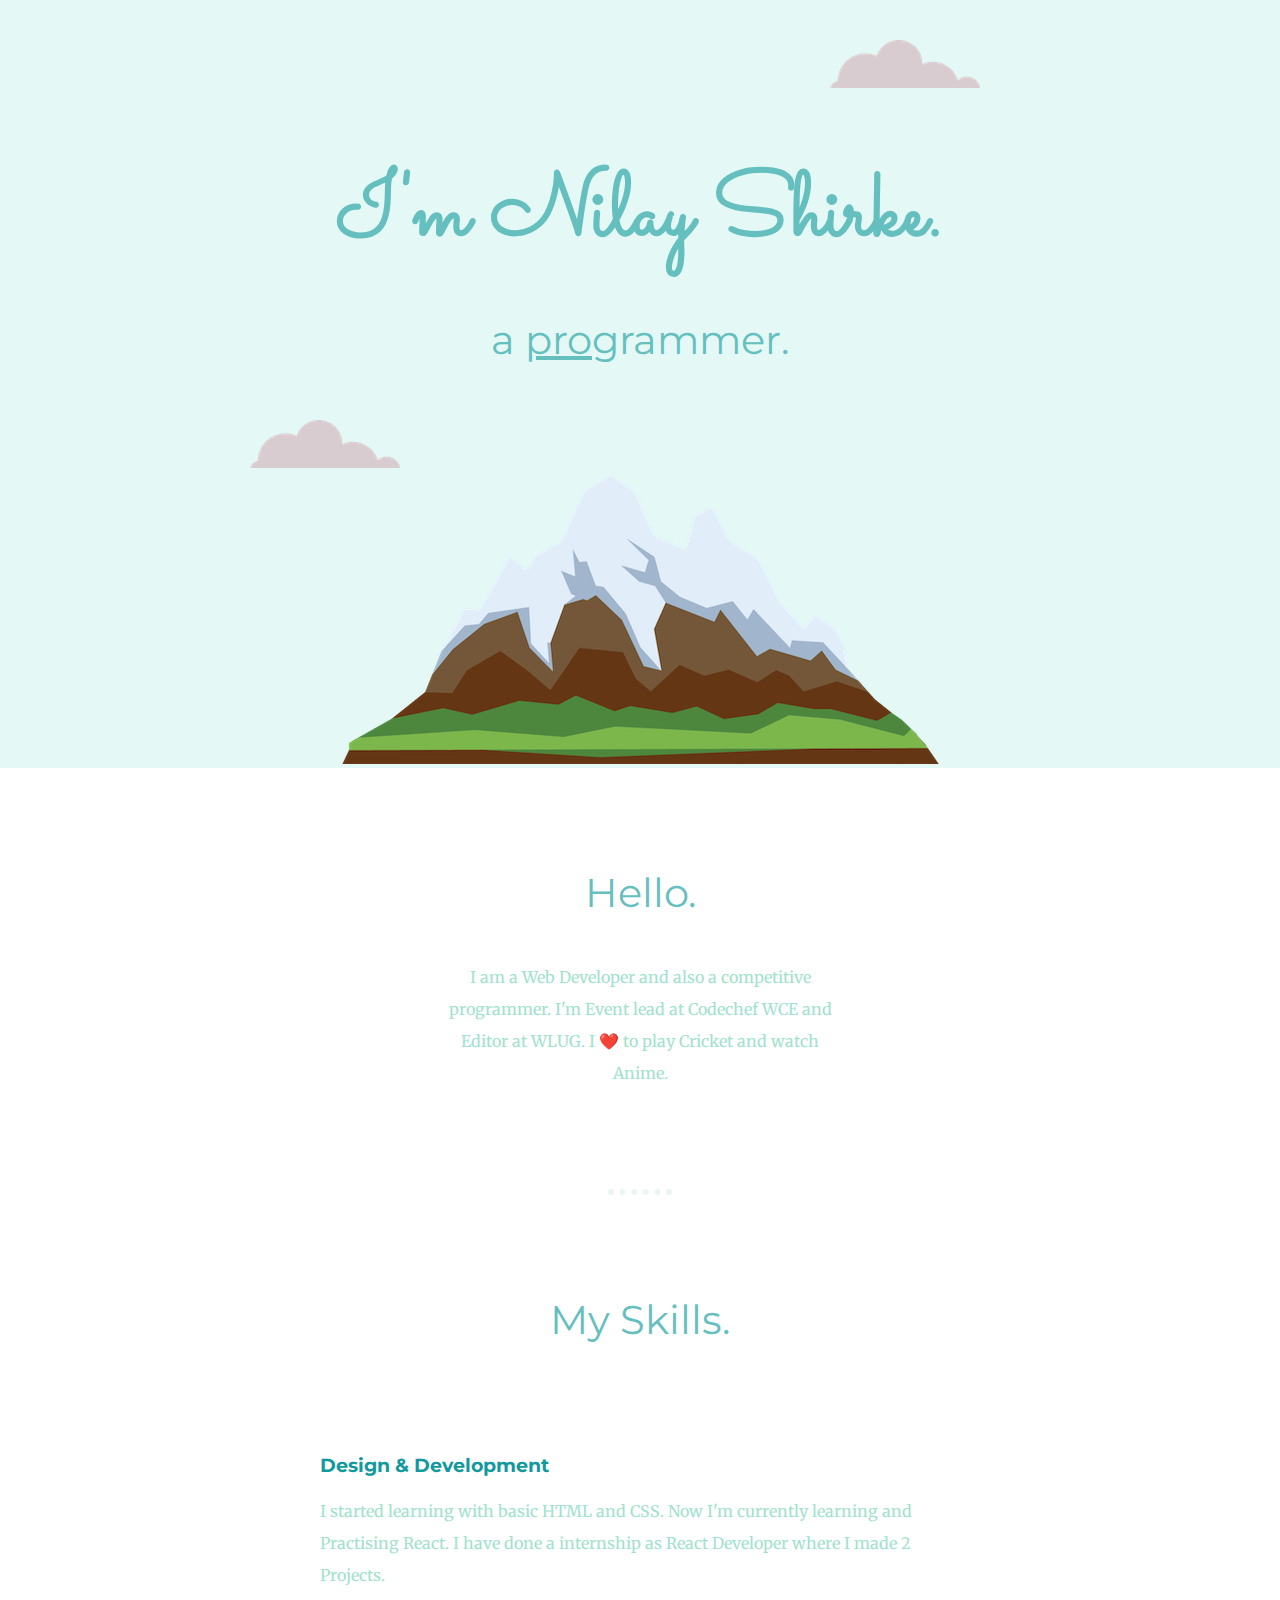
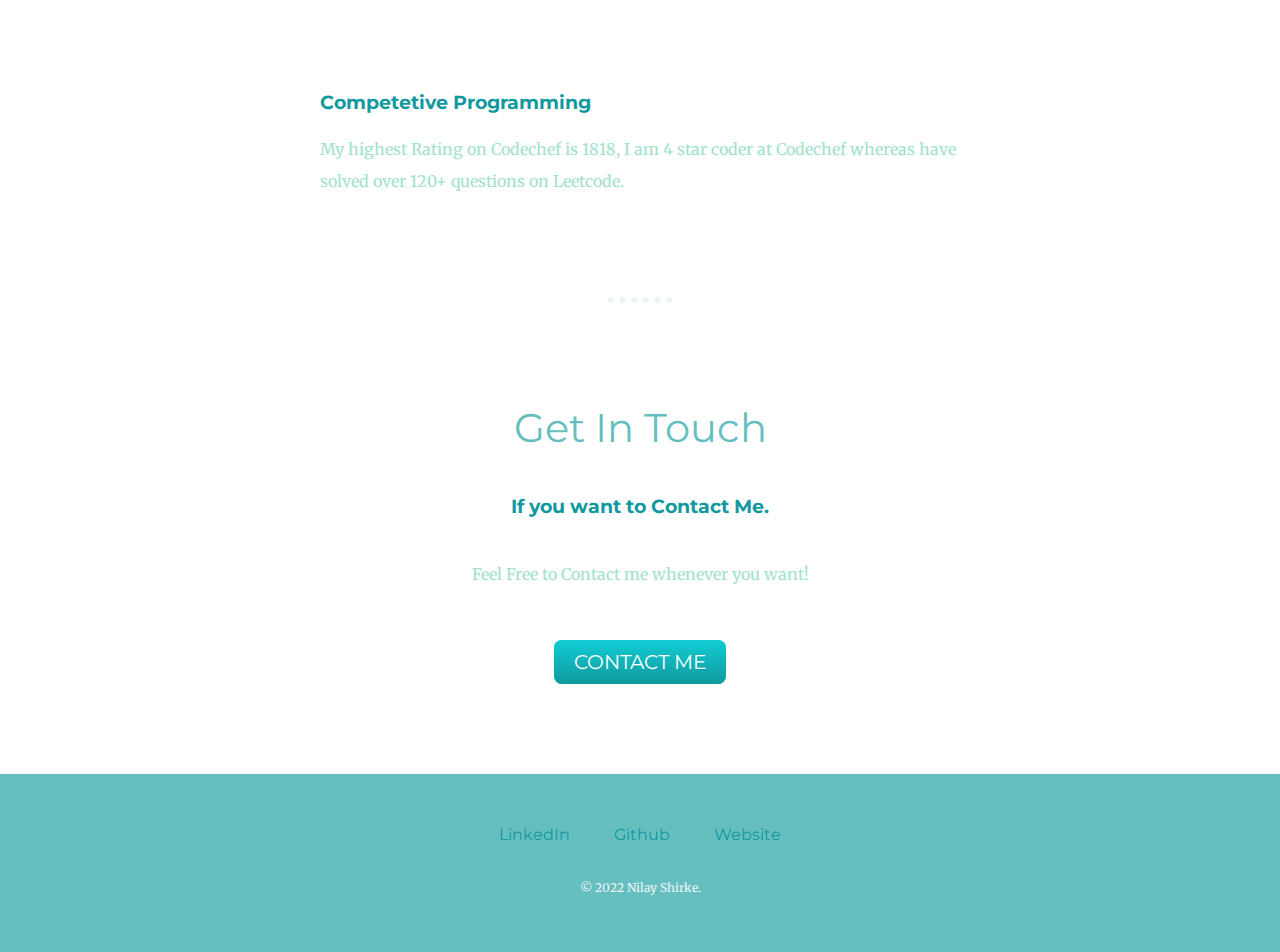
<file: index.html>
<!DOCTYPE html>
<html>

<head>
  <meta charset="utf-8">
  <title>Nilay Shirke</title>
  <link rel="stylesheet" href="css/styles.css">
  <link href="https://fonts.googleapis.com/css?family=Merriweather|Montserrat|Sacramento" rel="stylesheet">
  <link rel="icon" href="favicon.ico">
</head>

<body>
  <div class="top-container">
    <img class="top-cloud" src="images/cloud.png" alt="cloud">
    <div class="title-text">
      <h1>I'm Nilay Shirke.</h1>
      <h2>a <span class="pro">pro</span>grammer.</h2>
    </div>
    <img class="bottom-cloud" src="images/cloud.png" alt="cloud">
    <img class="mountain" src="images/mountain.png" alt="mountain-img">
  </div>

  <div class="middle-container">
    <div class="profile">
      <h2>Hello.</h2>
      <p class="intro">I am a Web Developer and also a competitive programmer.
         I'm Event lead at Codechef WCE and Editor at WLUG. I ❤️ to play Cricket and watch Anime.</p>
    </div>
    <hr>
    <div class="skills">
      <h2>My Skills.</h2>
      <div class="skill-row">
        <!-- <img class="code-img" src="https://media.giphy.com/media/3p50WGyUqeU5W/giphy.gif" alt="code-img"> -->

        <h3>Design & Development</h3>
        <p>I started learning with basic HTML and CSS. Now I'm currently learning and Practising React. I have done a internship
          as React Developer where I made 2 Projects.
        </p>

      </div>
      <div class="skill-row">
        <!-- <img class="chilli-img" src="images/chillies.png" alt="chillies-img"> -->
        <h3>Competetive Programming</h3>
        <p>My highest Rating on Codechef is 1818, I am 4 star coder at Codechef whereas have solved over 120+ questions on Leetcode.</p>

      </div>
    </div>
    <hr>
    <div class="contact-me">
      <h2>Get In Touch</h2>
      <h3>If you want to Contact Me.</h3>
      <p class="contact-message">Feel Free to Contact me whenever you want!</p>
      <a class="btn" href="contact.html">CONTACT ME</a>
    </div>
  </div>


  <div class="bottom-container">
    <a class="footer-link" href="https://www.linkedin.com/in/nilay-shirke-aa0359207">LinkedIn</a>
    <a class="footer-link" href="https://github.com/nilay302">Github</a>
    <a class="footer-link" href="#">Website</a>
    <p class="copyright">© 2022 Nilay Shirke.</p>
  </div>
</body>

</html>
</file>
<file: css/styles.css>
body {
  color: #a1e2cc;
  margin: 0;
  text-align: center;
  font-family: 'Merriweather', serif;
}

h1 {
  color: #66BFBF;
  font-size: 5.625rem;
  margin: 50px auto 0 auto;
  font-family: 'Sacramento', cursive;
}

h2 {
  color: #66BFBF;
  font-family: 'Montserrat', sans-serif;
  font-size: 2.5rem;
  font-weight: normal;
  padding-bottom: 10px;
}

h3 {
  color: #11999E;
  font-family: 'Montserrat', sans-serif;
}

p {
  line-height: 2;
}

hr {
  border: dotted #EAF6F6 6px;
  border-bottom: none;
  width: 4%;
  margin: 100px auto;
}

a{
  color: #11999E;
  font-family: 'Montserrat', sans-serif;
  margin: 10px 20px;
  text-decoration: none;
}

a:hover {
  color: #EAF6F6;
}

.top-container {
  background-color: #E4F9F5;
  position: relative;
  padding-top: 100px;
}

.middle-container {
  margin: 100px 0;
}

.bottom-container {
  background-color: #66BFBF;
  padding: 50px 0 20px;
}

.skill-row {
  width: 50%;
  margin: 100px auto 100px auto;
  text-align: left;
}

.pro {
  text-decoration: underline;
}

.intro {
  width: 30%;
  margin: auto;
}

.contact-message {
  width: 40%;
  margin: 40px auto 60px;
}

.copyright {
  color: #EAF6F6;
  font-size: 0.75rem;
  padding: 20px 0;
}

.top-cloud {
  position: absolute;
  right: 300px;
  top: 40px;
}

.bottom-cloud {
  position: absolute;
  left: 250px;
  bottom: 300px;
}

.code-img {
  width: 25%;
  float: left;
  margin-right: 30px;
}

.chilli-img {
  width: 25%;
  float: right;
  margin-left: 30px;
}

.btn {
  background: #11cdd4;
  background-image: -webkit-linear-gradient(top, #11cdd4, #11999e);
  background-image: -moz-linear-gradient(top, #11cdd4, #11999e);
  background-image: -ms-linear-gradient(top, #11cdd4, #11999e);
  background-image: -o-linear-gradient(top, #11cdd4, #11999e);
  background-image: linear-gradient(to bottom, #11cdd4, #11999e);
  -webkit-border-radius: 8;
  -moz-border-radius: 8;
  border-radius: 8px;
  font-family: 'Montserrat', sans-serif;
  color: #ffffff;
  font-size: 20px;
  padding: 10px 20px 10px 20px;
  text-decoration: none;
}

.btn:hover {
  background: #30e3cb;
  background-image: -webkit-linear-gradient(top, #30e3cb, #2bc4ad);
  background-image: -moz-linear-gradient(top, #30e3cb, #2bc4ad);
  background-image: -ms-linear-gradient(top, #30e3cb, #2bc4ad);
  background-image: -o-linear-gradient(top, #30e3cb, #2bc4ad);
  background-image: linear-gradient(to bottom, #30e3cb, #2bc4ad);
  text-decoration: none;
}
</file>
